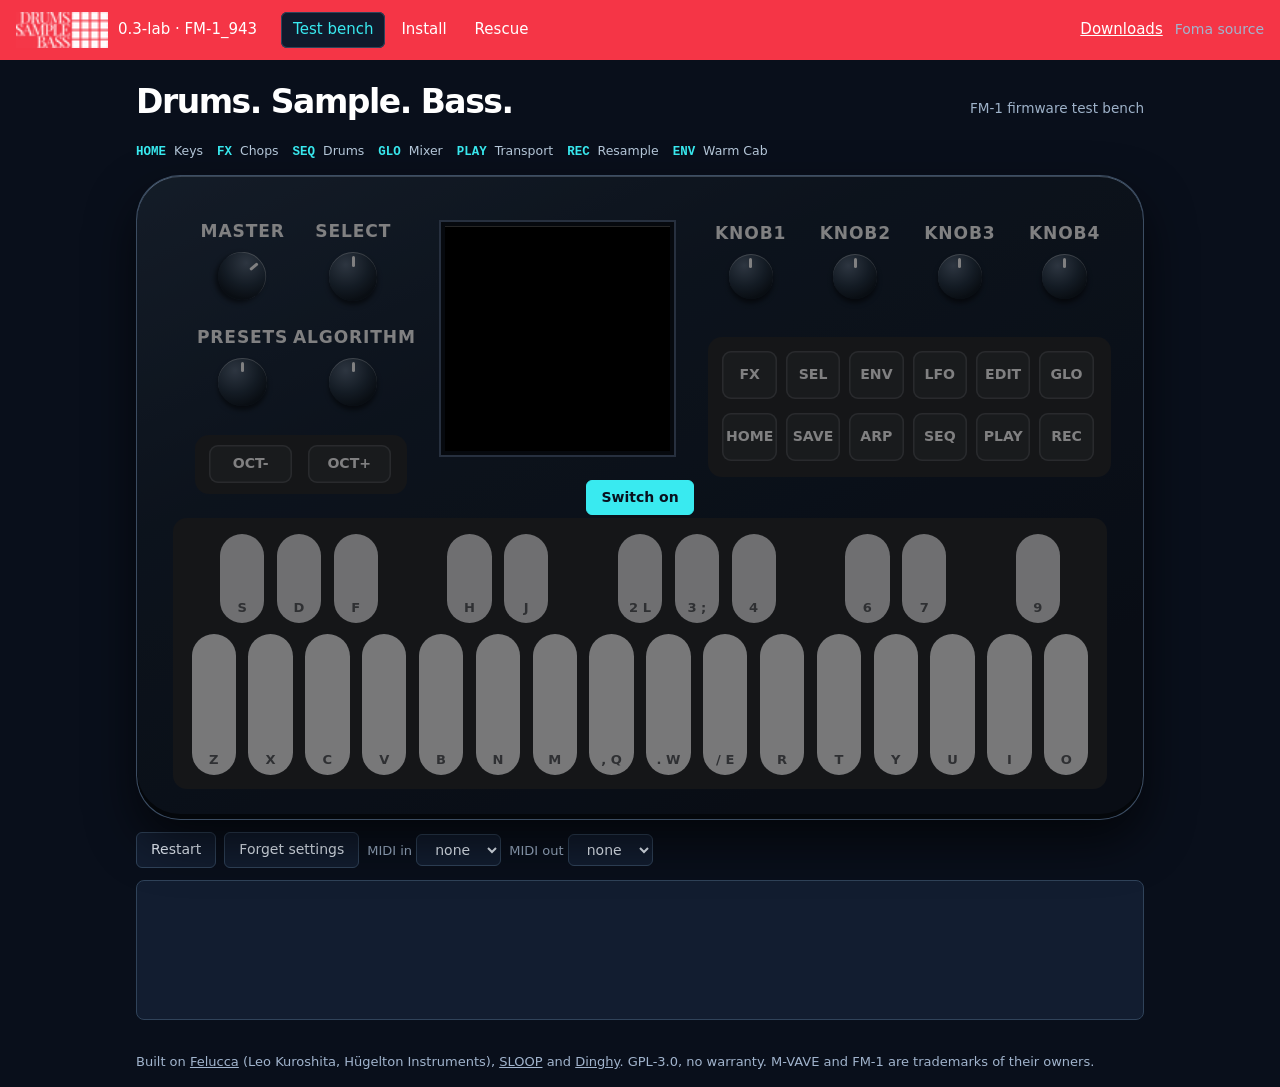
<file: docs/fm1/index.html>
<!doctype html>
<!-- SPDX-License-Identifier: GPL-3.0-only -->
<html lang="en">
  <head>
    <meta charset="utf-8" />
    <meta name="viewport" content="width=device-width, initial-scale=1" />
    <title>D.S.B. for FM-1 | Firmware test bench</title>
    <link rel="stylesheet" href="style.css" />
    <link rel="stylesheet" href="dsb.css" />
  </head>
  <body>
    <header>
      <div class="brand">
        <img src="dsb-logo.png" alt="Drums Sample Bass" class="dsb-logo" width="61" height="24" /><strong id="fwname" hidden>D.S.B.</strong>
        <span id="fwver" class="dim"></span>
      </div>
      <nav>
        <a href="#emulator" data-tab="emulator">Test bench</a>
        <a href="#install" data-tab="install">Install</a>
        <a href="#rescue" data-tab="rescue">Rescue</a>
      </nav>
      <div class="end">
        <button id="buildstate" class="badge" hidden></button>
        <a href="downloads.html">Downloads</a>
        <a class="source" href="https://github.com/konsumer/foma" target="_blank" rel="noopener">Foma source</a>
      </div>
    </header>

    <section id="buildlog" class="buildlog" hidden>
      <div class="buildlog-head">
        <strong id="buildlog-title">Build failed</strong>
        <span class="dim">Fix it and save: the page picks up the next build by itself.</span>
      </div>
      <pre id="buildlog-text"></pre>
    </section>

    <main>
      <!-- ---------------------------------------------------------------- emulator -->
      <section id="tab-emulator" class="tab">
        <div class="dsb-heading">
          <h1>Drums. Sample. Bass.</h1>
          <p>FM-1 firmware test bench</p>
        </div>
        <div class="dsb-map" aria-label="Performance controls">
          <span><b>HOME</b> Keys</span>
          <span><b>FX</b> Chops</span>
          <span><b>SEQ</b> Drums</span>
          <span><b>GLO</b> Mixer</span>
          <span><b>PLAY</b> Transport</span>
          <span><b>REC</b> Resample</span>
          <span><b>ENV</b> Warm Cab</span>
        </div>
        <div class="device" id="device">
          <canvas id="screen" width="240" height="240"></canvas>
          <div class="poweron" id="poweron"><button id="power" class="primary">Switch on</button></div>
        </div>
        <div class="toolbar">
          <button id="reset">Restart</button>
          <button id="wipe">Forget settings</button>
          <label
            >MIDI in
            <select id="midiin">
              <option value="">none</option>
            </select></label
          >
          <label
            >MIDI out
            <select id="midiout">
              <option value="">none</option>
            </select></label
          >
          <span id="clock" class="dim mono"></span>
        </div>
        <pre id="console" class="console" aria-live="polite"></pre>
      </section>

      <!-- ---------------------------------------------------------------- install -->
      <section id="tab-install" class="tab" hidden>
        <h1>Install on the FM-1</h1>
        <p>Connect the FM-1 directly to this computer with a USB data cable, close other apps that use MIDI, and use Chrome or Edge. Do not unplug it while writing. Installing firmware is at your own risk.</p>
        <div class="card">
          <h2>This project</h2>
          <p id="pkginfo" class="dim">No package built yet.</p>
          <button id="install" class="primary" disabled>Install</button>
        </div>
        <div class="card">
          <h2>Another firmware file</h2>
          <p class="dim">Any FM-1 package (<code>.fwsc</code>) from this family: Felucca, SLOOP, Dinghy, X0X, ...</p>
          <input type="file" id="otherfile" accept=".fwsc" />
          <p id="otherinfo" class="dim"></p>
          <button id="installother" disabled>Install this file</button>
        </div>
        <div class="card">
          <h2>What is on the FM-1?</h2>
          <button id="check">Check</button>
          <p id="checkinfo" class="dim"></p>
        </div>
        <div class="progress" id="progressbox" hidden>
          <progress id="bar" max="100" value="0"></progress>
          <p id="status"></p>
          <details>
            <summary class="dim">Details</summary>
            <pre id="log"></pre>
          </details>
        </div>
      </section>

      <!-- ---------------------------------------------------------------- rescue -->
      <section id="tab-rescue" class="tab" hidden>
        <h1>Rescue</h1>
        <div class="card">
          <h2>It crashes, or does not start</h2>
          <ol>
            <li>Switch the FM-1 off. Hold <strong>OCT-</strong> and switch it on. The screen says <em>USB RESCUE</em>: no sound, only the updater.</li>
            <li>Install a firmware that works from the <a href="#install">Install</a> tab, or the official one below.</li>
          </ol>
          <p class="dim">A firmware built here that crashes twice while starting goes to the USB rescue by itself. A crash shows a red screen with the address it happened at (look it up in <code>build/fm1/firmware.dis</code>), then the FM-1 restarts.</p>
        </div>
        <div class="card">
          <h2>An install was cut off</h2>
          <p>The FM-1 stays in update mode until an install finishes (its screen is dark or says UPDATE). Plug it in and finish the install:</p>
          <button id="resume">Finish with this project's firmware</button>
          <button id="resumeother" disabled>Finish with the file chosen in Install</button>
        </div>
        <div class="card">
          <h2>Back to the official firmware</h2>
          <ol>
            <li>Download M-VAVE's FM-1 V15: <a href="https://yms-file-store.oss-cn-hongkong.aliyuncs.com/software/firmware/FM-1.fwsc">FM-1.fwsc</a> (or from <a href="https://www.m-vave.com/download" target="_blank" rel="noopener">m-vave.com/download</a>).</li>
            <li>Choose it here (it is checked before anything is written): <input type="file" id="stockfile" accept=".fwsc" /></li>
            <li>Connect the FM-1, normally or in the USB rescue, and press the button.</li>
          </ol>
          <button id="installstock" class="primary" disabled>Install the official firmware</button>
          <p id="stockinfo" class="dim"></p>
        </div>
        <div class="card">
          <h2>Nothing reaches it</h2>
          <p>When even the USB rescue does not start, the chip's own boot ROM still can update it, but a browser cannot talk to it (it shows up as a USB disk, which browsers may not touch). From a computer:</p>
          <ul>
            <li><a href="https://github.com/charlesvestal/fm1-x0x/blob/main/tools/fm1_rescue.sh" target="_blank" rel="noopener">fm1_rescue.sh</a> (macOS): puts the official firmware back through the boot ROM.</li>
            <li><a href="https://github.com/kurogedelic/FM-1-transporter" target="_blank" rel="noopener">FM-1-transporter</a>: the protocol and tools behind it.</li>
          </ul>
        </div>
      </section>
    </main>

    <footer class="dim small">Built on <a href="https://github.com/hugelton/Felucca">Felucca</a> (Leo Kuroshita, Hügelton Instruments), <a href="https://github.com/isod89/sloop-fm1">SLOOP</a> and <a href="https://github.com/zvenson/dinghy">Dinghy</a>. GPL-3.0, no warranty. M-VAVE and FM-1 are trademarks of their owners.</footer>
    <script type="module" src="app.js"></script>
  </body>
</html>
</file>
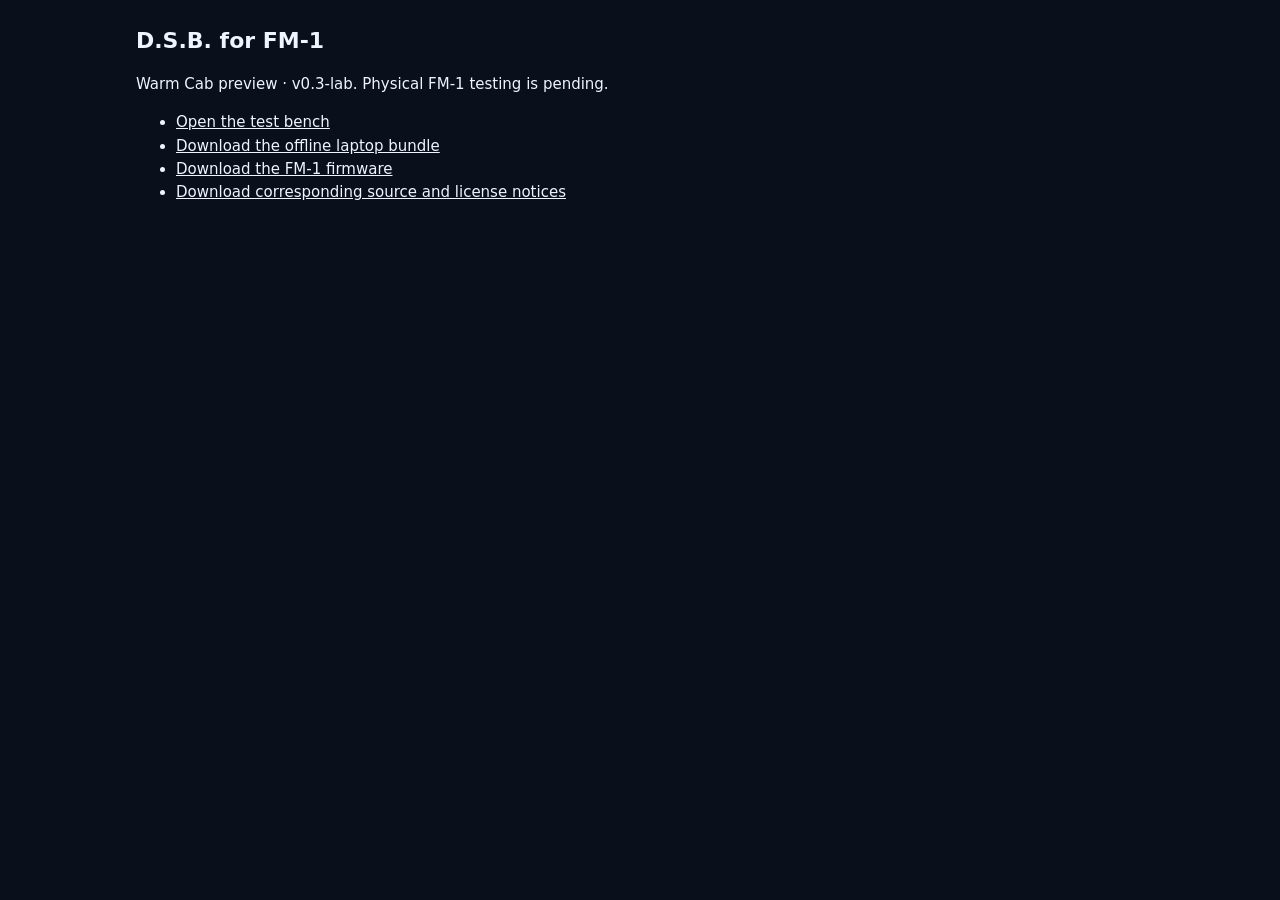
<file: docs/fm1/downloads.html>
<!doctype html>
<html lang="en">
<meta charset="utf-8">
<meta name="viewport" content="width=device-width, initial-scale=1">
<title>D.S.B. FM-1 Downloads</title>
<link rel="stylesheet" href="style.css">
<link rel="stylesheet" href="dsb.css">
<main>
<h1>D.S.B. for FM-1</h1>
<p>Warm Cab preview · v0.3-lab. Physical FM-1 testing is pending.</p>
<ul>
<li><a href="./">Open the test bench</a></li>
<li><a href="dsb-fm1-laptop.zip">Download the offline laptop bundle</a></li>
<li><a href="firmware.fwsc">Download the FM-1 firmware</a></li>
<li><a href="dsb-fm1-corresponding-source.tar.gz">Download corresponding source and license notices</a></li>
</ul>
</main>
</html>
</file>
<file: docs/fm1/style.css>
:root {
  --bg: #f4f4f2;
  --fg: #18181a;
  --dim: #6b6b70;
  --card: #ffffff;
  --line: #dcdcd8;
  --accent: #e8851c;
  --bad: #c0392b;
  --good: #2e8b57;
  --body: #3a3d42;
  --tray: #26282c;
  --knob: #1f2124;
  --btn: #2e3135;
  --label: #e8e8ea;
  --key-w: #d9dadc;
  --key-b: #c9cacd;
  --lit: #ffb347;
}
@media (prefers-color-scheme: dark) {
  :root {
    --bg: #121214;
    --fg: #ececee;
    --dim: #8d8d94;
    --card: #1c1c1f;
    --line: #2e2e33;
  }
}
* {
  box-sizing: border-box;
}
body {
  margin: 0;
  background: var(--bg);
  color: var(--fg);
  font:
    15px/1.55 system-ui,
    -apple-system,
    'Segoe UI',
    sans-serif;
}
a {
  color: inherit;
}
.dim {
  color: var(--dim);
}
.small {
  font-size: 13px;
}
.mono,
pre,
code,
kbd {
  font-family: ui-monospace, 'SF Mono', Menlo, Consolas, monospace;
}
kbd {
  border: 1px solid var(--line);
  border-radius: 4px;
  padding: 0 4px;
  font-size: 12px;
}

header {
  display: flex;
  align-items: center;
  gap: 24px;
  padding: 12px 16px;
  border-bottom: 1px solid var(--line);
  flex-wrap: wrap;
}
.brand strong {
  letter-spacing: 0.04em;
}
nav {
  display: flex;
  gap: 4px;
}
nav a {
  text-decoration: none;
  padding: 6px 12px;
  border-radius: 6px;
  color: var(--dim);
}
nav a.on {
  color: var(--fg);
  background: var(--card);
  box-shadow: inset 0 0 0 1px var(--line);
}
.end {
  margin-left: auto;
  display: flex;
  align-items: center;
  gap: 12px;
}
.source {
  font-size: 14px;
  color: var(--dim);
  text-decoration: none;
}
.source:hover {
  color: var(--fg);
}
.badge {
  font-size: 13px;
  border-radius: 999px;
  padding: 3px 12px;
}
.badge.ok {
  color: var(--good);
}
.badge.bad {
  color: #fff;
  background: var(--bad);
  border-color: var(--bad);
}

main {
  max-width: 1040px;
  margin: 0 auto;
  padding: 16px;
}
footer {
  max-width: 1040px;
  margin: 0 auto;
  padding: 16px;
}
h1 {
  font-size: 22px;
  margin: 8px 0 12px;
}
h2 {
  font-size: 16px;
  margin: 0 0 8px;
}
.card {
  background: var(--card);
  border: 1px solid var(--line);
  border-radius: 10px;
  padding: 16px;
  margin: 12px 0;
}
.card ol,
.card ul {
  padding-left: 20px;
}
button,
select {
  font: inherit;
  font-size: 14px;
  color: var(--fg);
  background: var(--card);
  border: 1px solid var(--line);
  border-radius: 6px;
  padding: 6px 14px;
  cursor: pointer;
}
button.primary {
  background: var(--accent);
  border-color: var(--accent);
  color: #1a1206;
  font-weight: 600;
}
button:disabled {
  opacity: 0.4;
  cursor: default;
}
input[type='file'] {
  font-size: 13px;
  max-width: 100%;
}
progress {
  width: 100%;
  height: 6px;
}
pre {
  white-space: pre-wrap;
  word-break: break-word;
  font-size: 12px;
}

.buildlog {
  max-width: 1040px;
  margin: 12px auto 0;
  padding: 12px 16px;
  border: 1px solid var(--bad);
  border-radius: 10px;
  background: color-mix(in srgb, var(--bad) 10%, var(--card));
}
.buildlog-head {
  display: flex;
  gap: 12px;
  flex-wrap: wrap;
  align-items: baseline;
}
.buildlog pre {
  margin: 8px 0 0;
  max-height: 40vh;
  overflow: auto;
}

/* ---- the device: controls are placed in a 1000 x 640 space (app.js) */
.device {
  position: relative;
  width: 100%;
  aspect-ratio: 1000 / 640;
  background: var(--body);
  border-radius: 4.4% / 6.9%;
  user-select: none;
  -webkit-user-select: none;
  touch-action: manipulation;
  container-type: inline-size;
}
.device > * {
  position: absolute;
}
.tray {
  background: var(--tray);
  border-radius: 14px;
}
.bezel {
  background: #111214;
  border-radius: 11%;
}
#screen {
  image-rendering: pixelated;
  background: #000;
  z-index: 1;
}
.label {
  color: var(--label);
  font-size: 1.7cqw;
  font-weight: 600;
  letter-spacing: 0.05em;
  text-align: center;
  pointer-events: none;
  white-space: nowrap;
}
.knob {
  border-radius: 50%;
  background: var(--knob);
  box-shadow:
    0 0 0 0.5cqw var(--tray),
    inset 0 0 0 0.2cqw #44474c;
  cursor: ns-resize;
  touch-action: none;
}
.knob::after {
  content: '';
  position: absolute;
  left: 50%;
  top: 8%;
  width: 0.3cqw;
  height: 22%;
  margin-left: -0.15cqw;
  background: var(--label);
  border-radius: 2px;
}
.knob {
  transform: rotate(var(--angle, 0deg));
}
.btn {
  background: var(--btn);
  border-radius: 9px;
  box-shadow: inset 0 0 0 1.5px #4a4d52;
  color: var(--label);
  font-size: 1.4cqw;
  font-weight: 600;
  display: flex;
  align-items: center;
  justify-content: center;
  cursor: pointer;
  touch-action: none;
}
.btn.held {
  filter: brightness(1.5);
}
.btn.latched {
  box-shadow: inset 0 0 0 2px var(--accent);
}
.btn.lit {
  color: #1a1206;
  background: var(--lit);
  box-shadow: 0 0 1.4cqw var(--lit);
}
.key {
  border-radius: 999px;
  background: var(--key-w);
  cursor: pointer;
  touch-action: none;
  display: flex;
  align-items: flex-end;
  justify-content: center;
  padding-bottom: 0.8cqw;
  color: #55575c;
  font-size: 1.3cqw;
  font-weight: 600;
  line-height: 1.1;
  text-align: center;
}
.key.black {
  background: var(--key-b);
}
.key.held {
  filter: brightness(0.8);
}
.key.lit {
  background: var(--lit);
  box-shadow: 0 0 1.4cqw var(--lit);
}
/* LIGHTS (GLOBAL page): every key and button glows a little */
.key[data-backlight='1']:not(.lit),
.btn[data-backlight='1']:not(.lit) {
  box-shadow: 0 0 0.6cqw color-mix(in srgb, var(--lit) 35%, transparent);
}
.key[data-backlight='2']:not(.lit),
.btn[data-backlight='2']:not(.lit) {
  box-shadow: 0 0 1cqw color-mix(in srgb, var(--lit) 70%, transparent);
}
.key:focus-visible,
.btn:focus-visible,
.knob:focus-visible {
  outline: 2px solid var(--accent);
  outline-offset: 2px;
}
.poweron {
  inset: 0;
  display: flex;
  align-items: center;
  justify-content: center;
  background: rgba(0, 0, 0, 0.45);
  border-radius: inherit;
  z-index: 2;
}
.poweron[hidden] {
  display: none;
}

.toolbar {
  display: flex;
  gap: 8px;
  align-items: center;
  flex-wrap: wrap;
  margin: 12px 0;
}
.toolbar label {
  font-size: 13px;
  color: var(--dim);
}
#clock {
  margin-left: auto;
  font-size: 12px;
}
.console {
  background: var(--card);
  border: 1px solid var(--line);
  border-radius: 8px;
  padding: 8px 12px;
  height: 140px;
  overflow: auto;
  margin: 0;
}
.console .err {
  color: var(--bad);
}
</file>
<file: docs/fm1/dsb.css>
:root {
  color-scheme: dark;
  --dsb-background: #090f1b;
  --dsb-surface: #121d30;
  --dsb-line: #30435a;
  --dsb-red: #f53546;
  --dsb-cyan: #39eaf0;
  --bg: var(--dsb-background);
  --fg: #edf5ff;
  --dim: #a1b4cd;
  --card: var(--dsb-surface);
  --line: var(--dsb-line);
  --accent: var(--dsb-cyan);
  --lit: var(--dsb-cyan);
}
body {
  background: var(--dsb-background);
  color: #edf5ff;
}
body > header {
  background: var(--dsb-red);
  color: #ffffff;
  border-bottom: 0;
}
header .brand strong, header .dim, header a, header a:hover {
  color: #fff;
}
header .brand strong {
  font-weight: 900;
  letter-spacing: .12em;
}
header nav a.on, header nav a:hover {
  background: #101a2c;
  color: var(--dsb-cyan);
}
.dsb-heading {
  display: flex;
  gap: 10px 20px;
  align-items: baseline;
  justify-content: space-between;
  flex-wrap: wrap;
  margin: 0 0 14px;
}
.dsb-heading h1 {
  margin: 0;
  color: #fff;
  font-size: clamp(21px, 3vw, 33px);
  letter-spacing: -.045em;
}
.dsb-heading p { margin: 0; color: #9eb2c9; font-size: .85rem; }
.dsb-map {
  display: flex;
  flex-wrap: wrap;
  gap: 8px 14px;
  color: #b6c8da;
  font: .78rem system-ui, sans-serif;
  margin: 16px 0;
}
.dsb-map b {
  color: var(--dsb-cyan);
  font-family: monospace;
  margin-right: 4px;
}
.device {
  background: #111c2d;
  border-color: var(--dsb-line);
  box-shadow: 0 10px 45px #0007;
}
button.primary {
  background: var(--dsb-cyan);
  border-color: var(--dsb-cyan);
  color: #09101e;
  font-weight: 750;
}
button:focus-visible, a:focus-visible, select:focus-visible {
  outline: 2px solid var(--dsb-cyan);
  outline-offset: 2px;
}

/* Bench controls mirror the FM-1's panel, with raised caps and recessed trays. */
.device {
  background: linear-gradient(155deg, #243348 0%, #162233 32%, #101827 82%);
  border: 1px solid #3c4d62;
  box-shadow: inset 0 1px 0 #687c95, inset 0 -5px 0 #080d14, 0 22px 48px #0009;
}
.device canvas {
  box-shadow: 0 0 0 4px #0b1019, 0 0 0 6px #465773, inset 0 1px 0 #ffffff45;
}
.device .knob {
  background: radial-gradient(circle at 35% 26%, #526175, #233141 48%, #111923 76%);
  box-shadow: inset 0 1px 0 #ffffff4d, 0 4px 5px #0008;
}
.device button:not(.primary) {
  box-shadow: inset 0 1px 0 #ffffff22, 0 3px 0 #080c15, 0 4px 5px #0007;
}
.device button:active {
  translate: 0 2px;
}

header .brand {
  display: flex;
  align-items: center;
  gap: 10px;
}
.dsb-logo {
  display: block;
  width: 92px;
  height: auto;
}
</file>
